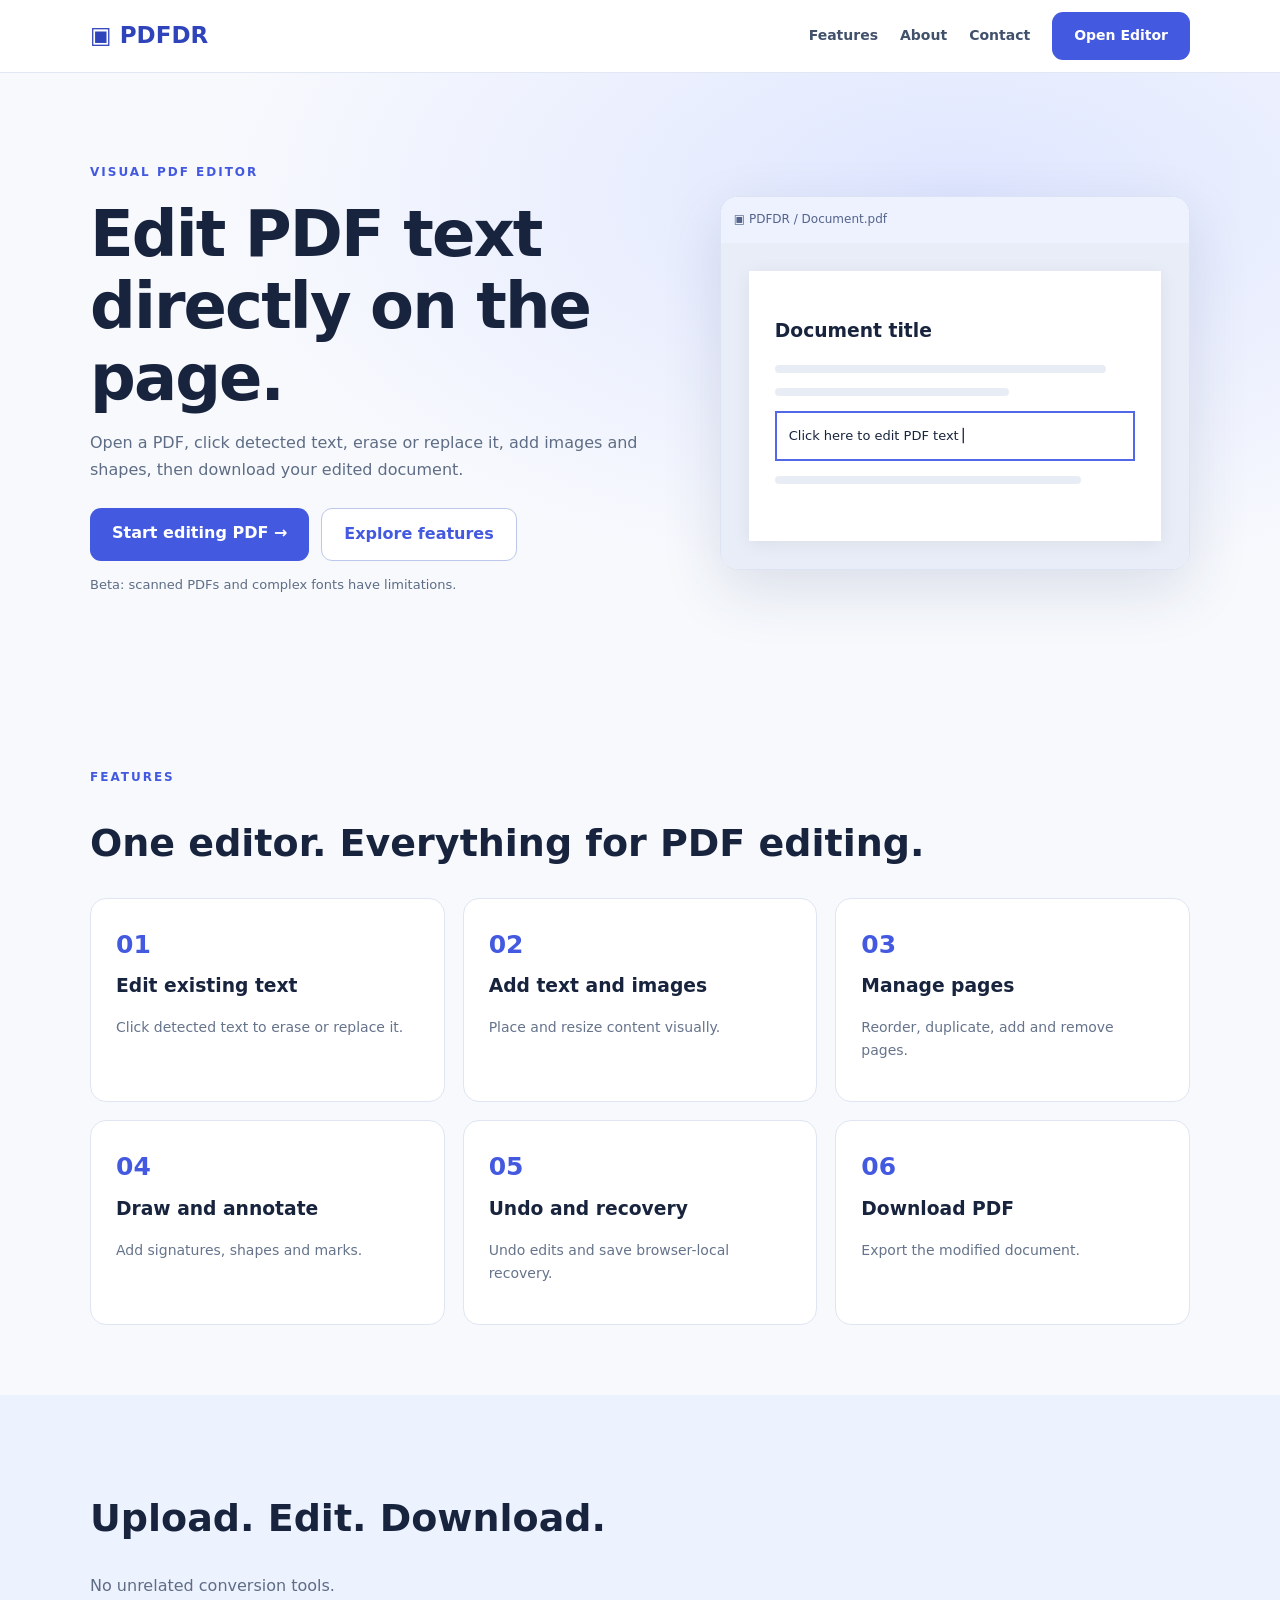
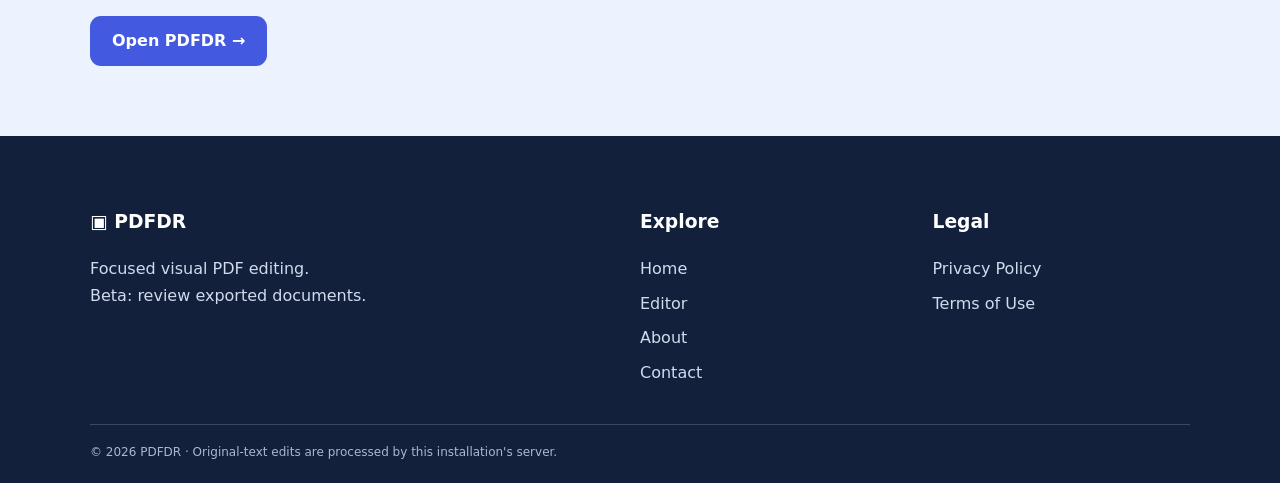
<file: index.html>
<!doctype html><html lang="en"><head><meta charset="utf-8"><meta name="application-name" content="PDFDR"><meta name="viewport" content="width=device-width,initial-scale=1"><meta name="theme-color" content="#4359df"><title>PDFDR | Visual PDF Text Editor</title><meta name="description" content="Edit PDF text, annotate, manage pages and download edited PDFs."><meta property="og:title" content="PDFDR | Visual PDF Text Editor"><meta property="og:description" content="Edit PDF text, annotate, manage pages and download edited PDFs."><link rel="icon" href="/favicon.svg" type="image/svg+xml"><link rel="stylesheet" href="/site.css"></head><body><header class="top"><nav class="wrap nav"><a class="brand" href="/">▣ PDFDR</a><button class="menu" aria-label="Toggle menu" onclick="let x=document.querySelector('.links').classList.toggle('open');this.setAttribute('aria-expanded',x)">☰</button><div class="links"><a href="/#features">Features</a><a href="/about/">About</a><a href="/contact/">Contact</a><a class="btn" href="/editor/">Open Editor</a></div></nav></header><main><section class="hero"><div class="wrap hero-grid"><div><span class="eyebrow">Visual PDF editor</span><h1>Edit PDF text directly on the page.</h1><p class="muted">Open a PDF, click detected text, erase or replace it, add images and shapes, then download your edited document.</p><div class="actions"><a class="btn" href="/editor/">Start editing PDF →</a><a class="btn alt" href="#features">Explore features</a></div><p class="muted" style="font-size:13px">Beta: scanned PDFs and complex fonts have limitations.</p></div><div class="mock"><div class="mockbar">▣ PDFDR / Document.pdf</div><div class="mockbody"><div class="sheet"><h3>Document title</h3><div class="line" style="width:92%"></div><div class="line" style="width:65%"></div><div class="selected">Click here to edit PDF text ▏</div><div class="line" style="width:85%"></div></div></div></div></div></section><section class="section" id="features"><div class="wrap"><span class="eyebrow">Features</span><h2>One editor. Everything for PDF editing.</h2><div class="cards"><article class="card"><span class="number">01</span><h3>Edit existing text</h3><p>Click detected text to erase or replace it.</p></article><article class="card"><span class="number">02</span><h3>Add text and images</h3><p>Place and resize content visually.</p></article><article class="card"><span class="number">03</span><h3>Manage pages</h3><p>Reorder, duplicate, add and remove pages.</p></article><article class="card"><span class="number">04</span><h3>Draw and annotate</h3><p>Add signatures, shapes and marks.</p></article><article class="card"><span class="number">05</span><h3>Undo and recovery</h3><p>Undo edits and save browser-local recovery.</p></article><article class="card"><span class="number">06</span><h3>Download PDF</h3><p>Export the modified document.</p></article></div></div></section><section class="section soft"><div class="wrap"><h2>Upload. Edit. Download.</h2><p class="muted">No unrelated conversion tools.</p><a class="btn" href="/editor/">Open PDFDR →</a></div></section></main><footer class="footer"><div class="wrap footgrid"><div><h3>▣ PDFDR</h3><p>Focused visual PDF editing.<br>Beta: review exported documents.</p></div><div><h3>Explore</h3><a href="/">Home</a><a href="/editor/">Editor</a><a href="/about/">About</a><a href="/contact/">Contact</a></div><div><h3>Legal</h3><a href="/privacy/">Privacy Policy</a><a href="/terms/">Terms of Use</a></div></div><div class="wrap bottom">© 2026 PDFDR · Original-text edits are processed by this installation's server.</div></footer></body></html>
</file>
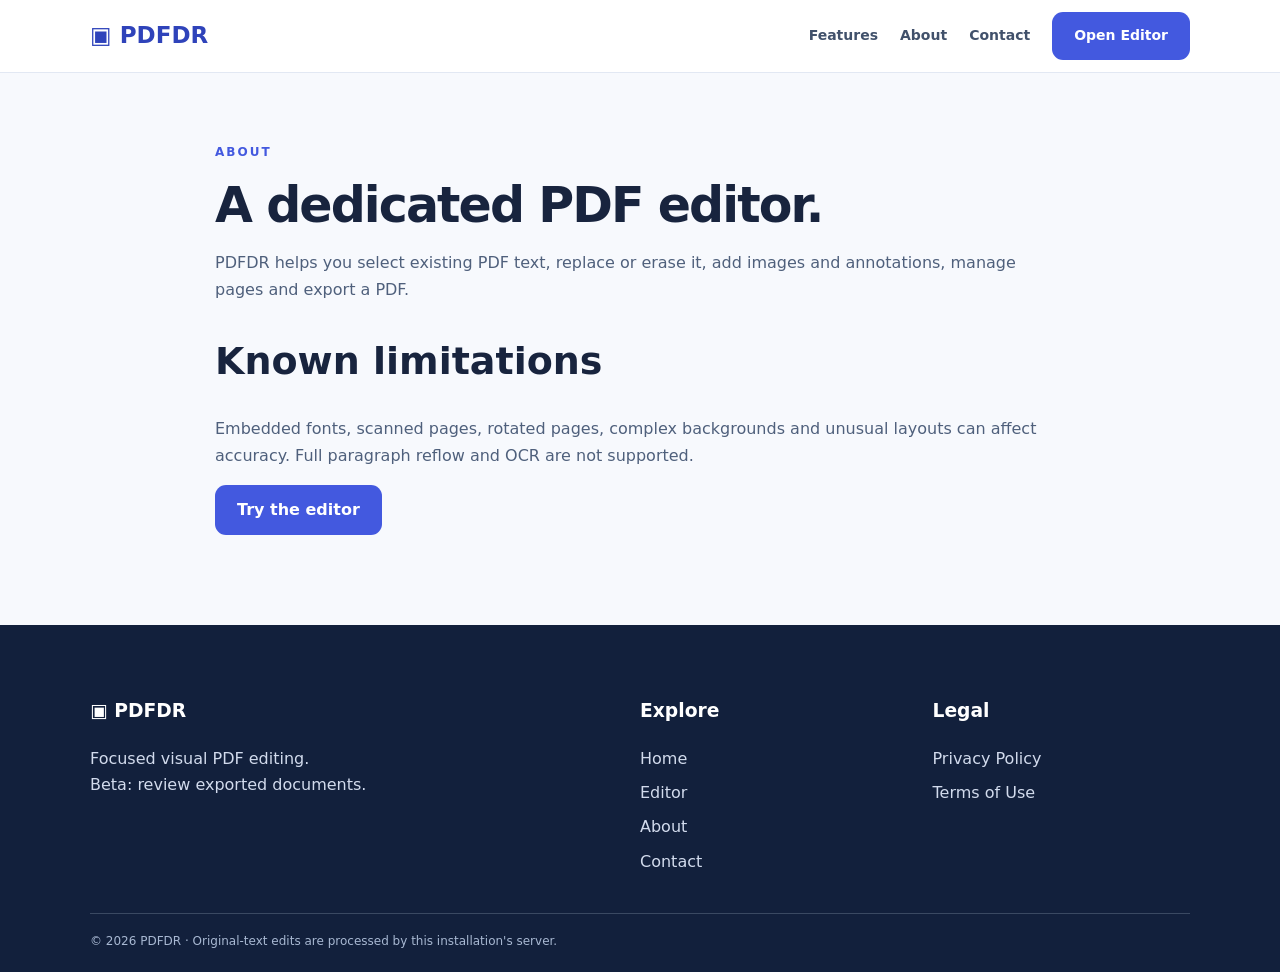
<file: about/index.html>
<!doctype html><html lang="en"><head><meta charset="utf-8"><meta name="application-name" content="PDFDR"><meta name="viewport" content="width=device-width,initial-scale=1"><meta name="theme-color" content="#4359df"><title>About PDFDR</title><meta name="description" content="Learn about the PDFDR visual PDF editor."><meta property="og:title" content="About PDFDR"><meta property="og:description" content="Learn about the PDFDR visual PDF editor."><link rel="icon" href="/favicon.svg" type="image/svg+xml"><link rel="stylesheet" href="/site.css"></head><body><header class="top"><nav class="wrap nav"><a class="brand" href="/">▣ PDFDR</a><button class="menu" aria-label="Toggle menu" onclick="let x=document.querySelector('.links').classList.toggle('open');this.setAttribute('aria-expanded',x)">☰</button><div class="links"><a href="/#features">Features</a><a href="/about/">About</a><a href="/contact/">Contact</a><a class="btn" href="/editor/">Open Editor</a></div></nav></header><main class="wrap page"><span class="eyebrow">About</span><h1>A dedicated PDF editor.</h1><p>PDFDR helps you select existing PDF text, replace or erase it, add images and annotations, manage pages and export a PDF.</p><h2>Known limitations</h2><p>Embedded fonts, scanned pages, rotated pages, complex backgrounds and unusual layouts can affect accuracy. Full paragraph reflow and OCR are not supported.</p><a class="btn" href="/editor/">Try the editor</a></main><footer class="footer"><div class="wrap footgrid"><div><h3>▣ PDFDR</h3><p>Focused visual PDF editing.<br>Beta: review exported documents.</p></div><div><h3>Explore</h3><a href="/">Home</a><a href="/editor/">Editor</a><a href="/about/">About</a><a href="/contact/">Contact</a></div><div><h3>Legal</h3><a href="/privacy/">Privacy Policy</a><a href="/terms/">Terms of Use</a></div></div><div class="wrap bottom">© 2026 PDFDR · Original-text edits are processed by this installation's server.</div></footer></body></html>
</file>
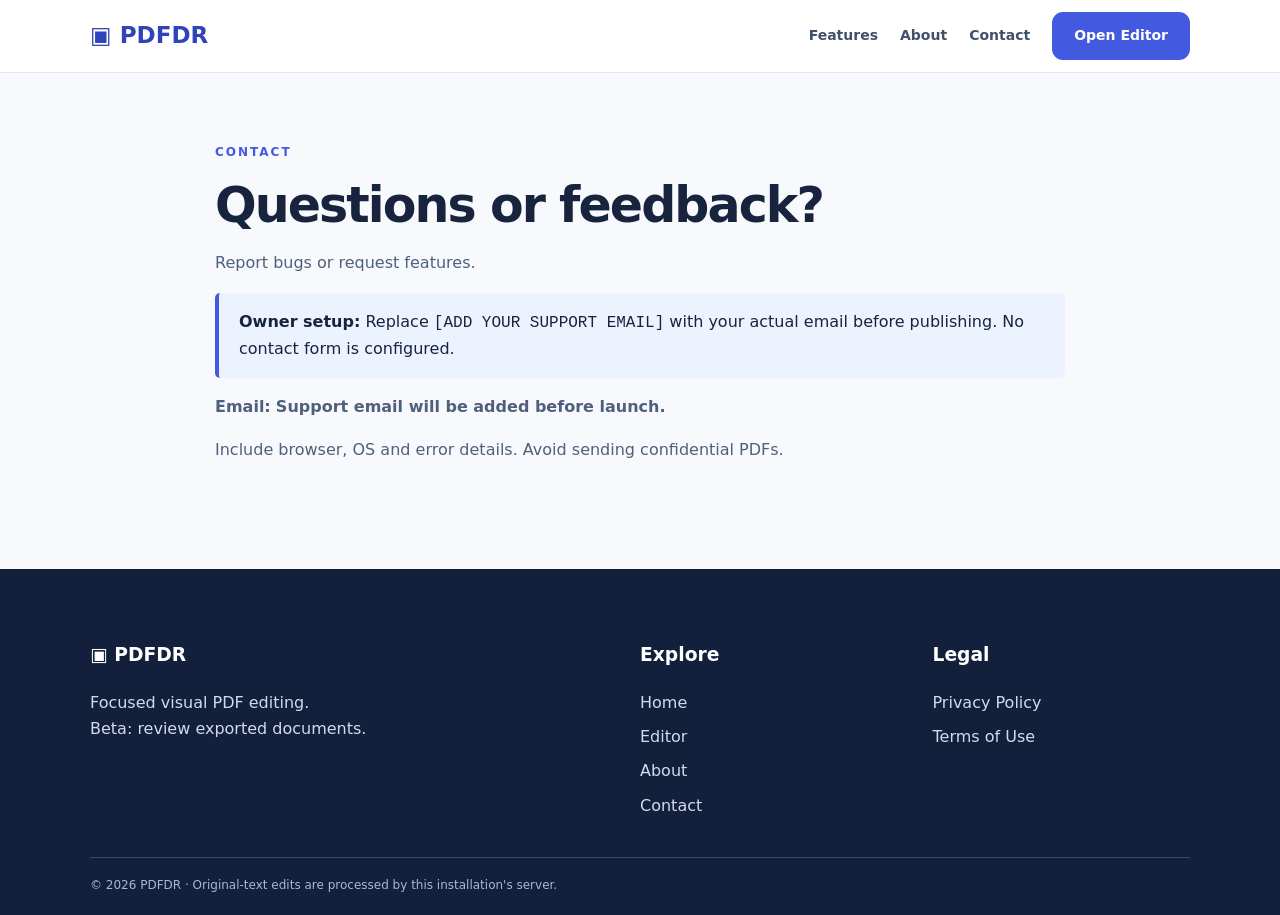
<file: contact/index.html>
<!doctype html><html lang="en"><head><meta charset="utf-8"><meta name="application-name" content="PDFDR"><meta name="viewport" content="width=device-width,initial-scale=1"><meta name="theme-color" content="#4359df"><title>Contact PDFDR</title><meta name="description" content="PDFDR support and feedback contact details."><meta property="og:title" content="Contact PDFDR"><meta property="og:description" content="PDFDR support and feedback contact details."><link rel="icon" href="/favicon.svg" type="image/svg+xml"><link rel="stylesheet" href="/site.css"></head><body><header class="top"><nav class="wrap nav"><a class="brand" href="/">▣ PDFDR</a><button class="menu" aria-label="Toggle menu" onclick="let x=document.querySelector('.links').classList.toggle('open');this.setAttribute('aria-expanded',x)">☰</button><div class="links"><a href="/#features">Features</a><a href="/about/">About</a><a href="/contact/">Contact</a><a class="btn" href="/editor/">Open Editor</a></div></nav></header><main class="wrap page"><span class="eyebrow">Contact</span><h1>Questions or feedback?</h1><p>Report bugs or request features.</p><div class="notice"><strong>Owner setup:</strong> Replace <code>[ADD YOUR SUPPORT EMAIL]</code> with your actual email before publishing. No contact form is configured.</div><p><strong>Email:</strong> <strong>Support email will be added before launch.</strong></p><p>Include browser, OS and error details. Avoid sending confidential PDFs.</p></main><footer class="footer"><div class="wrap footgrid"><div><h3>▣ PDFDR</h3><p>Focused visual PDF editing.<br>Beta: review exported documents.</p></div><div><h3>Explore</h3><a href="/">Home</a><a href="/editor/">Editor</a><a href="/about/">About</a><a href="/contact/">Contact</a></div><div><h3>Legal</h3><a href="/privacy/">Privacy Policy</a><a href="/terms/">Terms of Use</a></div></div><div class="wrap bottom">© 2026 PDFDR · Original-text edits are processed by this installation's server.</div></footer></body></html>
</file>
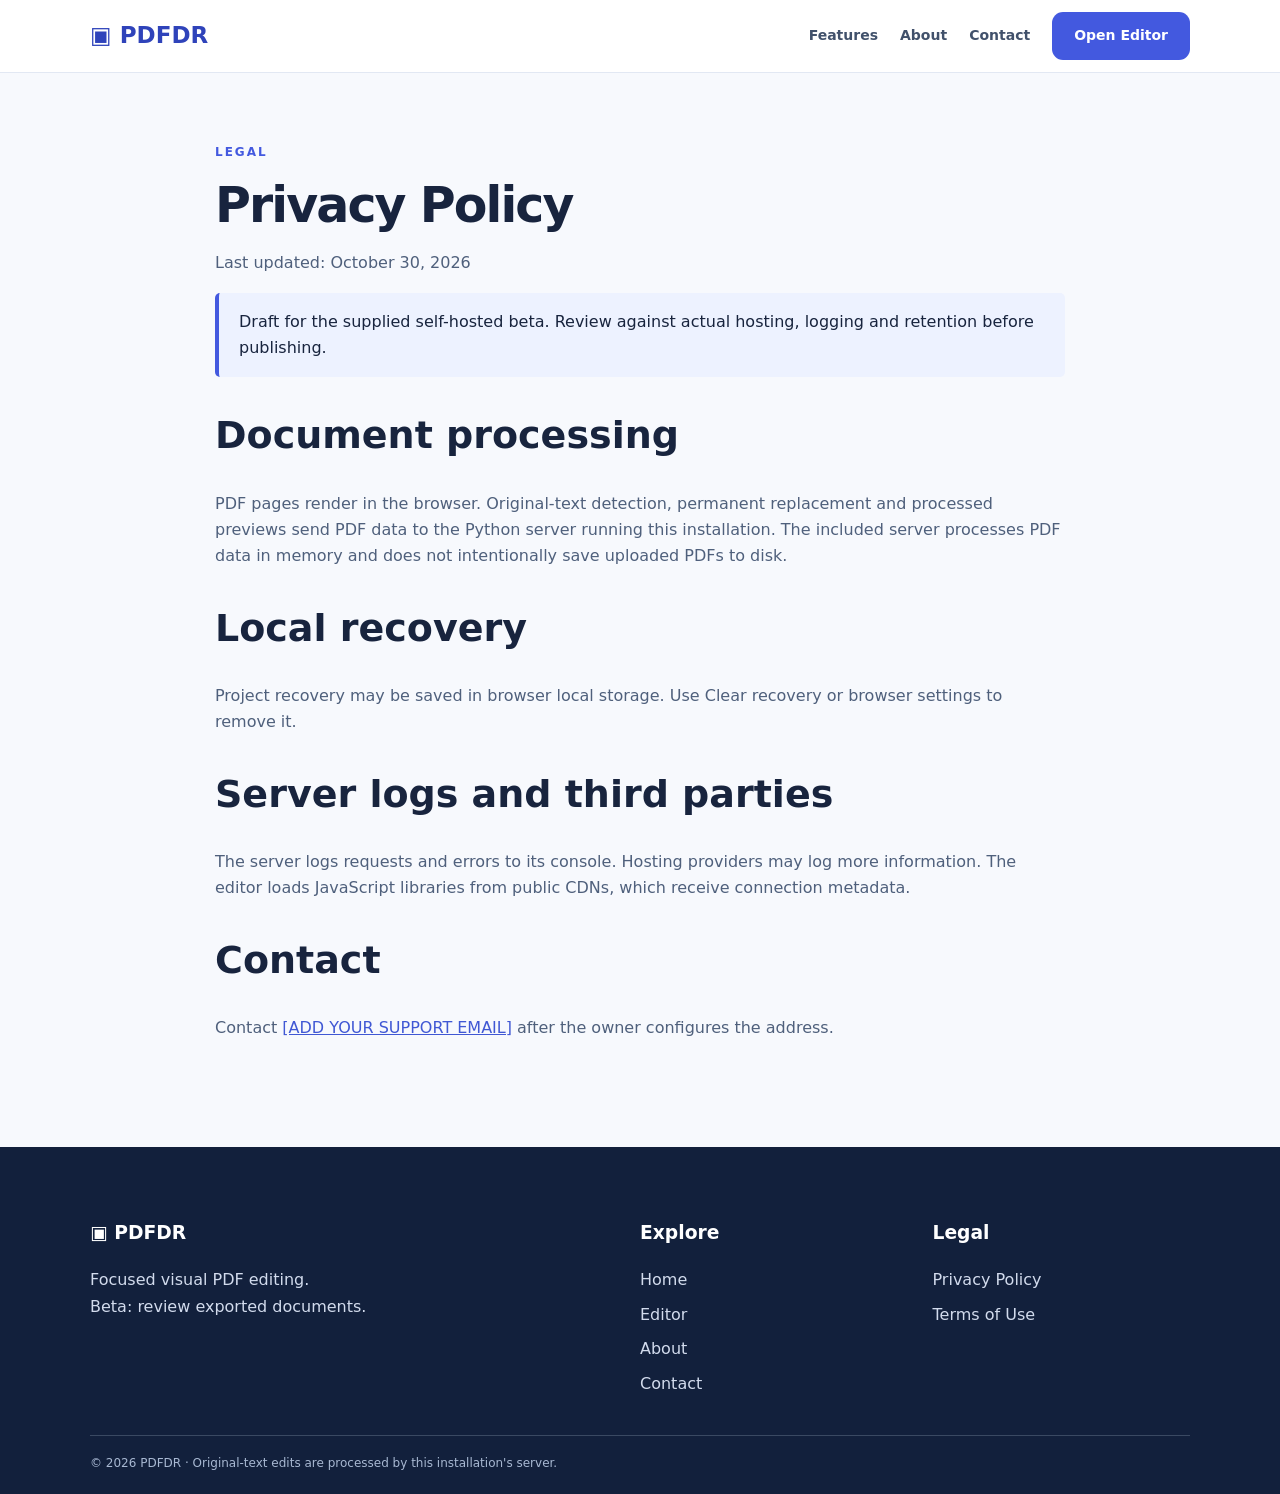
<file: privacy/index.html>
<!doctype html><html lang="en"><head><meta charset="utf-8"><meta name="application-name" content="PDFDR"><meta name="viewport" content="width=device-width,initial-scale=1"><meta name="theme-color" content="#4359df"><title>Privacy Policy | PDFDR</title><meta name="description" content="How PDFDR processes documents and recovery data."><meta property="og:title" content="Privacy Policy | PDFDR"><meta property="og:description" content="How PDFDR processes documents and recovery data."><link rel="icon" href="/favicon.svg" type="image/svg+xml"><link rel="stylesheet" href="/site.css"></head><body><header class="top"><nav class="wrap nav"><a class="brand" href="/">▣ PDFDR</a><button class="menu" aria-label="Toggle menu" onclick="let x=document.querySelector('.links').classList.toggle('open');this.setAttribute('aria-expanded',x)">☰</button><div class="links"><a href="/#features">Features</a><a href="/about/">About</a><a href="/contact/">Contact</a><a class="btn" href="/editor/">Open Editor</a></div></nav></header><main class="wrap page"><span class="eyebrow">Legal</span><h1>Privacy Policy</h1><p>Last updated: October 30, 2026</p><div class="notice">Draft for the supplied self-hosted beta. Review against actual hosting, logging and retention before publishing.</div><h2>Document processing</h2><p>PDF pages render in the browser. Original-text detection, permanent replacement and processed previews send PDF data to the Python server running this installation. The included server processes PDF data in memory and does not intentionally save uploaded PDFs to disk.</p><h2>Local recovery</h2><p>Project recovery may be saved in browser local storage. Use Clear recovery or browser settings to remove it.</p><h2>Server logs and third parties</h2><p>The server logs requests and errors to its console. Hosting providers may log more information. The editor loads JavaScript libraries from public CDNs, which receive connection metadata.</p><h2>Contact</h2><p>Contact <a href="#contact-email-pending">[ADD YOUR SUPPORT EMAIL]</a> after the owner configures the address.</p></main><footer class="footer"><div class="wrap footgrid"><div><h3>▣ PDFDR</h3><p>Focused visual PDF editing.<br>Beta: review exported documents.</p></div><div><h3>Explore</h3><a href="/">Home</a><a href="/editor/">Editor</a><a href="/about/">About</a><a href="/contact/">Contact</a></div><div><h3>Legal</h3><a href="/privacy/">Privacy Policy</a><a href="/terms/">Terms of Use</a></div></div><div class="wrap bottom">© 2026 PDFDR · Original-text edits are processed by this installation's server.</div></footer></body></html>
</file>
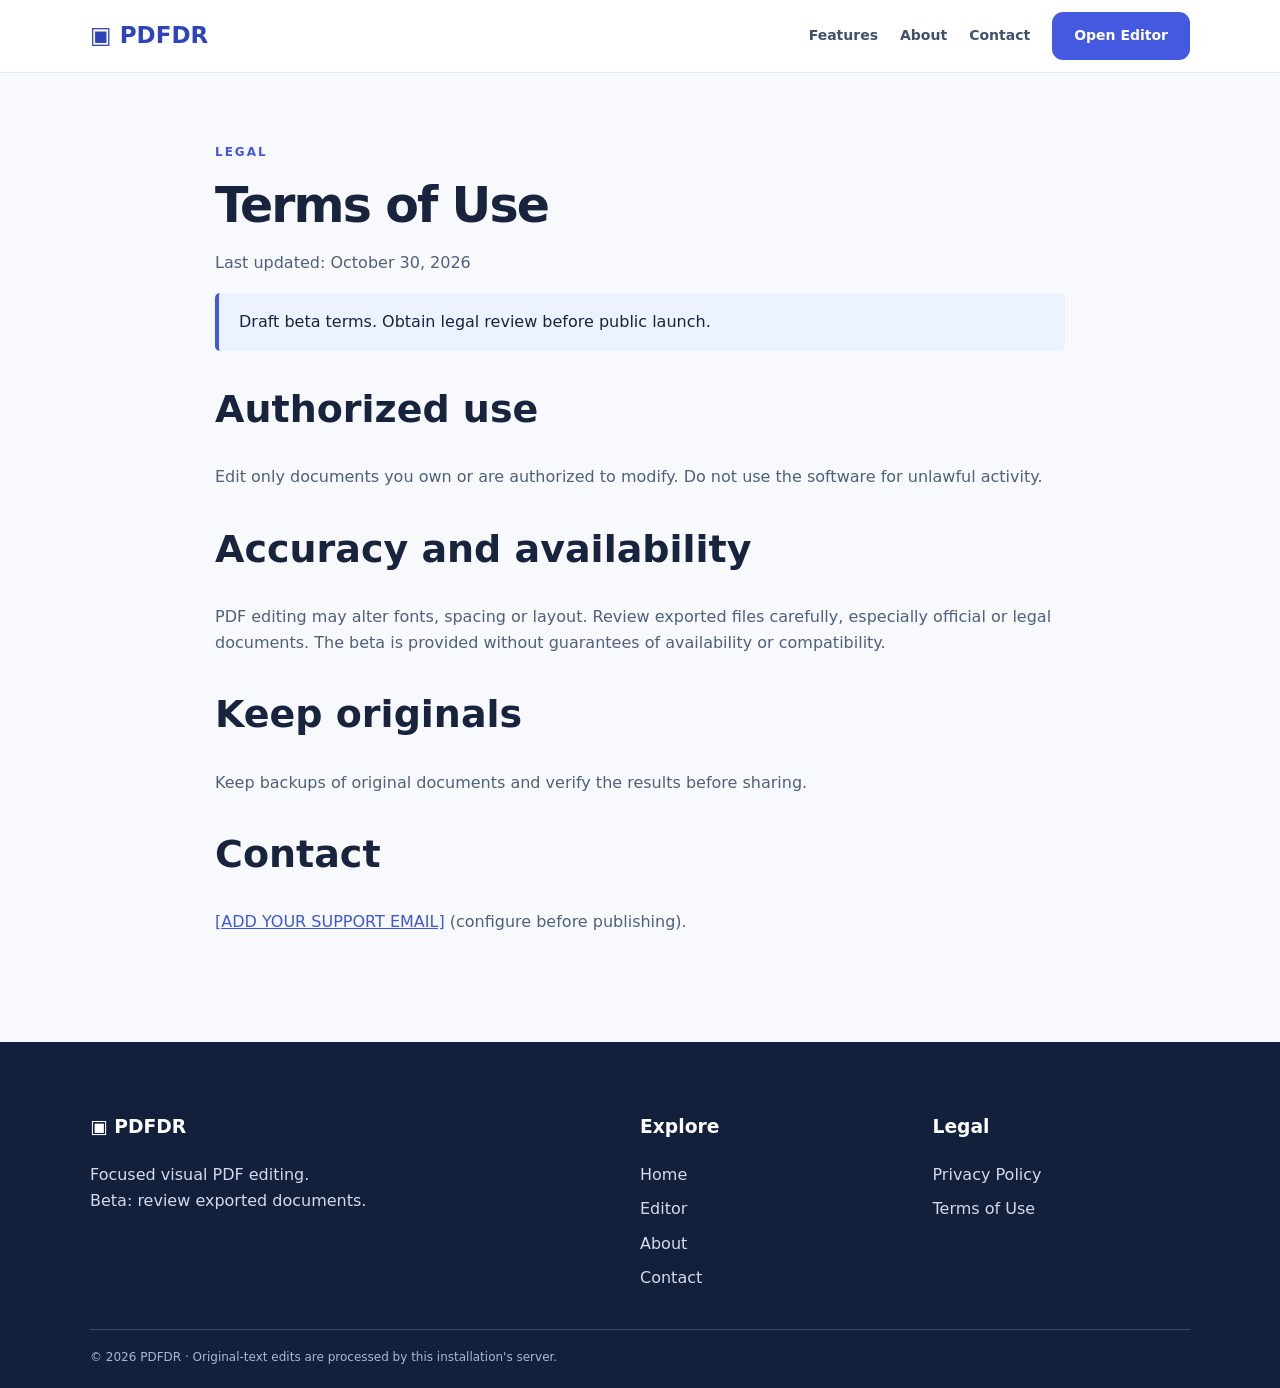
<file: terms/index.html>
<!doctype html><html lang="en"><head><meta charset="utf-8"><meta name="application-name" content="PDFDR"><meta name="viewport" content="width=device-width,initial-scale=1"><meta name="theme-color" content="#4359df"><title>Terms of Use | PDFDR</title><meta name="description" content="Terms for the PDFDR beta PDF editor."><meta property="og:title" content="Terms of Use | PDFDR"><meta property="og:description" content="Terms for the PDFDR beta PDF editor."><link rel="icon" href="/favicon.svg" type="image/svg+xml"><link rel="stylesheet" href="/site.css"></head><body><header class="top"><nav class="wrap nav"><a class="brand" href="/">▣ PDFDR</a><button class="menu" aria-label="Toggle menu" onclick="let x=document.querySelector('.links').classList.toggle('open');this.setAttribute('aria-expanded',x)">☰</button><div class="links"><a href="/#features">Features</a><a href="/about/">About</a><a href="/contact/">Contact</a><a class="btn" href="/editor/">Open Editor</a></div></nav></header><main class="wrap page"><span class="eyebrow">Legal</span><h1>Terms of Use</h1><p>Last updated: October 30, 2026</p><div class="notice">Draft beta terms. Obtain legal review before public launch.</div><h2>Authorized use</h2><p>Edit only documents you own or are authorized to modify. Do not use the software for unlawful activity.</p><h2>Accuracy and availability</h2><p>PDF editing may alter fonts, spacing or layout. Review exported files carefully, especially official or legal documents. The beta is provided without guarantees of availability or compatibility.</p><h2>Keep originals</h2><p>Keep backups of original documents and verify the results before sharing.</p><h2>Contact</h2><p><a href="#contact-email-pending">[ADD YOUR SUPPORT EMAIL]</a> (configure before publishing).</p></main><footer class="footer"><div class="wrap footgrid"><div><h3>▣ PDFDR</h3><p>Focused visual PDF editing.<br>Beta: review exported documents.</p></div><div><h3>Explore</h3><a href="/">Home</a><a href="/editor/">Editor</a><a href="/about/">About</a><a href="/contact/">Contact</a></div><div><h3>Legal</h3><a href="/privacy/">Privacy Policy</a><a href="/terms/">Terms of Use</a></div></div><div class="wrap bottom">© 2026 PDFDR · Original-text edits are processed by this installation's server.</div></footer></body></html>
</file>
<file: site.css>
*{box-sizing:border-box}body{margin:0;background:#f7f9fd;color:#18243e;font:16px/1.65 system-ui,Segoe UI,sans-serif}a{color:#4058d4}.wrap{max-width:1100px;width:calc(100% - 36px);margin:auto}.top{background:#fff;border-bottom:1px solid #e2e8f3;position:sticky;top:0;z-index:5}.nav{display:flex;align-items:center;justify-content:space-between;min-height:72px;gap:16px}.brand{font-size:23px;font-weight:800;text-decoration:none;color:#2f43ba}.links{display:flex;gap:22px;align-items:center}.links a{text-decoration:none;color:#41516b;font-size:14px;font-weight:600}.btn{display:inline-block;padding:12px 22px;border-radius:11px;background:#4359df;color:#fff!important;text-decoration:none!important;font-weight:700}.btn.alt{background:white;border:1px solid #bcc7eb;color:#4359df!important}.hero{padding:85px 0;background:radial-gradient(ellipse at 75% 20%,#dfe6ff,transparent 55%)}.hero-grid{display:grid;grid-template-columns:1fr .8fr;gap:42px;align-items:center}h1{font-size:clamp(36px,5vw,64px);letter-spacing:-1.9px;line-height:1.12;margin:15px 0}h2{font-size:clamp(25px,3vw,38px);line-height:1.2}.eyebrow{color:#4359df;font-weight:800;font-size:12px;letter-spacing:2px;text-transform:uppercase}.muted{color:#5e6d85}.actions{display:flex;gap:12px;flex-wrap:wrap;margin-top:25px}.mock{border:1px solid #dce3f3;border-radius:18px;background:white;box-shadow:0 20px 60px #22376422;overflow:hidden}.mockbar{background:#eef2ff;padding:13px;font-size:12px;color:#53638b}.mockbody{padding:28px;background:#e8edf7}.sheet{background:white;min-height:270px;padding:26px;box-shadow:0 3px 18px #0001}.line{height:8px;background:#e8edf5;border-radius:6px;margin:15px 0}.selected{border:2px solid #5268e9;padding:12px;font-size:13px}.section{padding:70px 0}.cards{display:grid;grid-template-columns:repeat(3,1fr);gap:18px;margin-top:30px}.card{background:white;border:1px solid #dfe5f1;border-radius:16px;padding:25px}.card h3{margin:6px 0}.card p{font-size:14px;color:#65738b}.number{font-size:25px;font-weight:800;color:#4359df}.soft{background:#edf2ff}.page{max-width:850px;margin:auto;padding:65px 0 90px}.page h1{font-size:clamp(34px,4vw,49px)}.page h2{margin-top:36px}.page p{color:#4f607c}.notice{border-left:4px solid #4359df;background:#edf2ff;padding:16px 20px;border-radius:5px}.footer{background:#12203c;color:#d2dbed;padding:52px 0 20px}.footgrid{display:grid;grid-template-columns:2fr 1fr 1fr;gap:35px}.footer a{display:block;color:#d2dbed;text-decoration:none;margin:8px 0}.footer h3{color:white}.bottom{border-top:1px solid #3a4962;margin-top:30px;padding-top:18px;color:#a8b8d2;font-size:12px}.menu{display:none;background:white;border:1px solid #d5dded;border-radius:8px;padding:6px 12px;font-size:22px}@media(max-width:760px){.hero-grid{grid-template-columns:1fr}.cards{grid-template-columns:1fr 1fr}.menu{display:block}.links{display:none;position:absolute;top:70px;left:0;right:0;background:white;padding:20px;flex-direction:column;border-bottom:1px solid #dfe5f1}.links.open{display:flex}}@media(max-width:520px){.cards,.footgrid{grid-template-columns:1fr}.hero{padding:55px 0}.section{padding:48px 0}.sheet{min-height:190px}.mockbody{padding:12px}}
</file>
